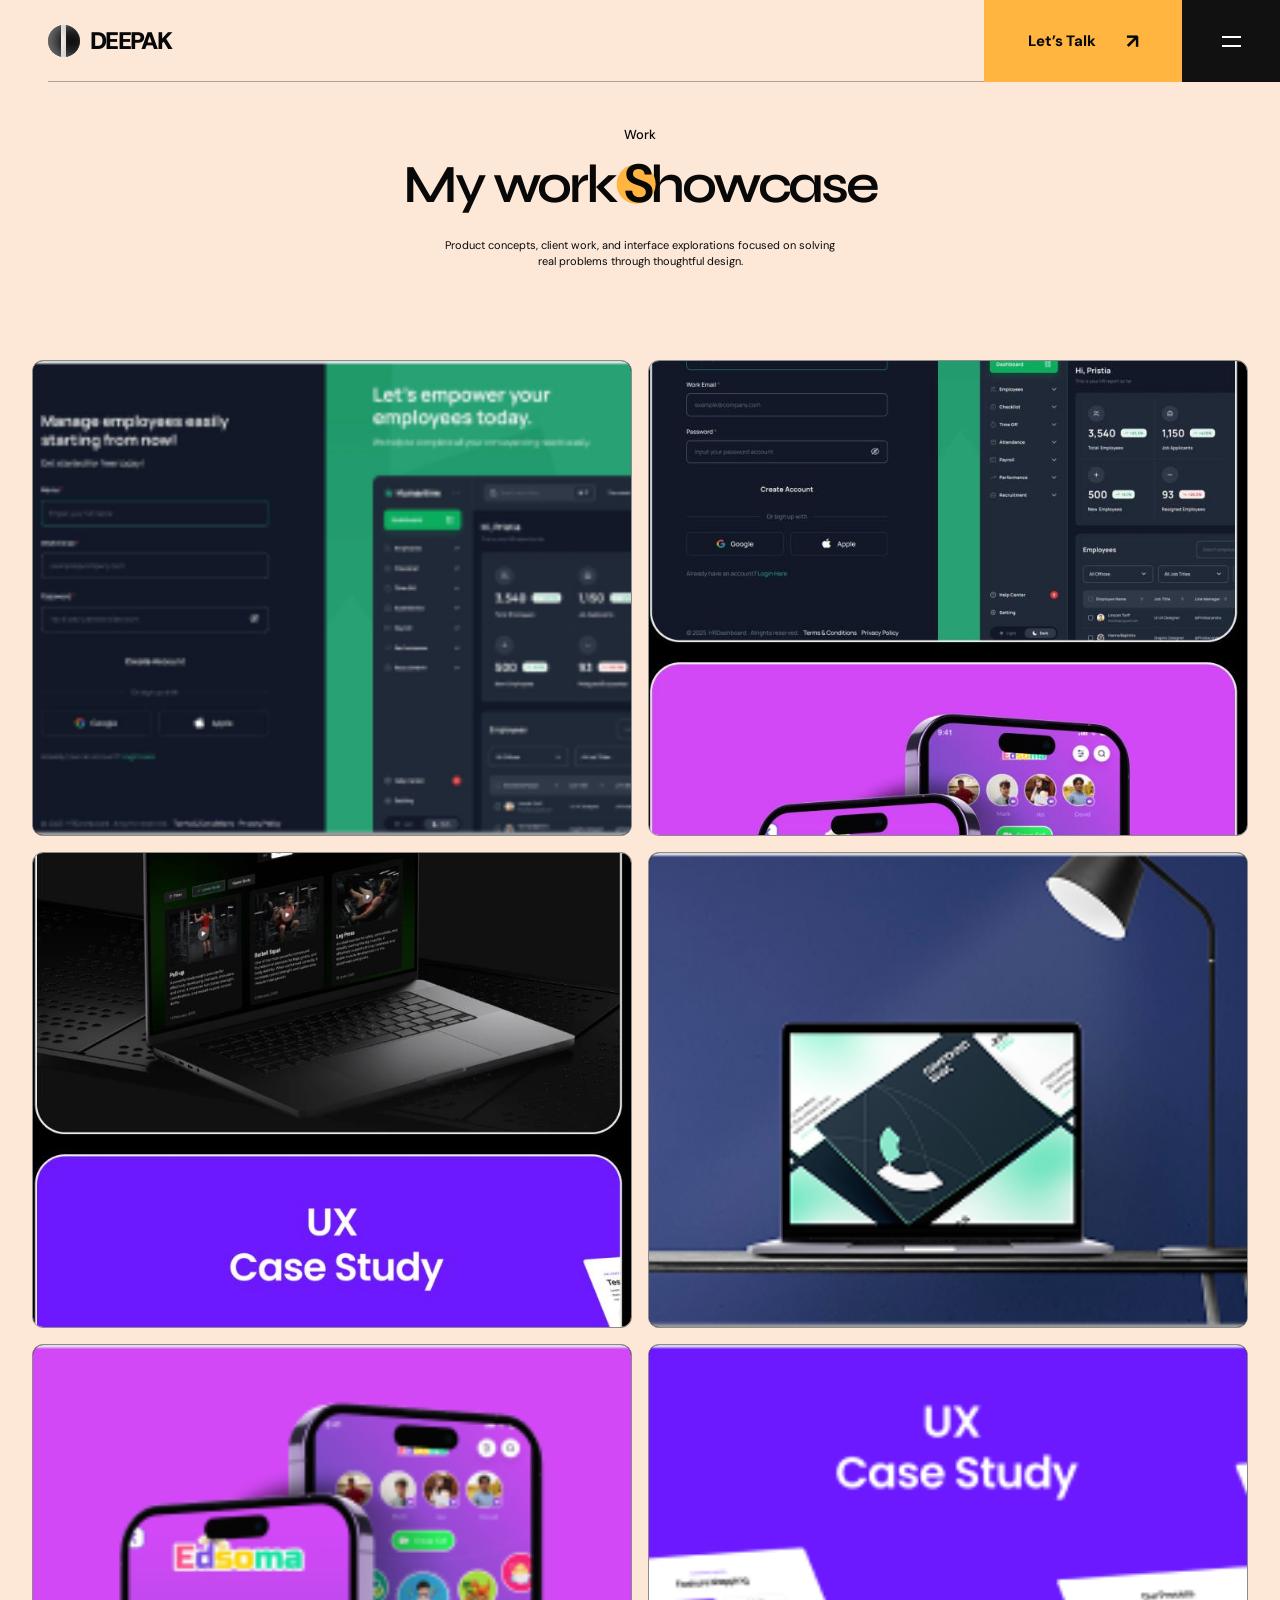
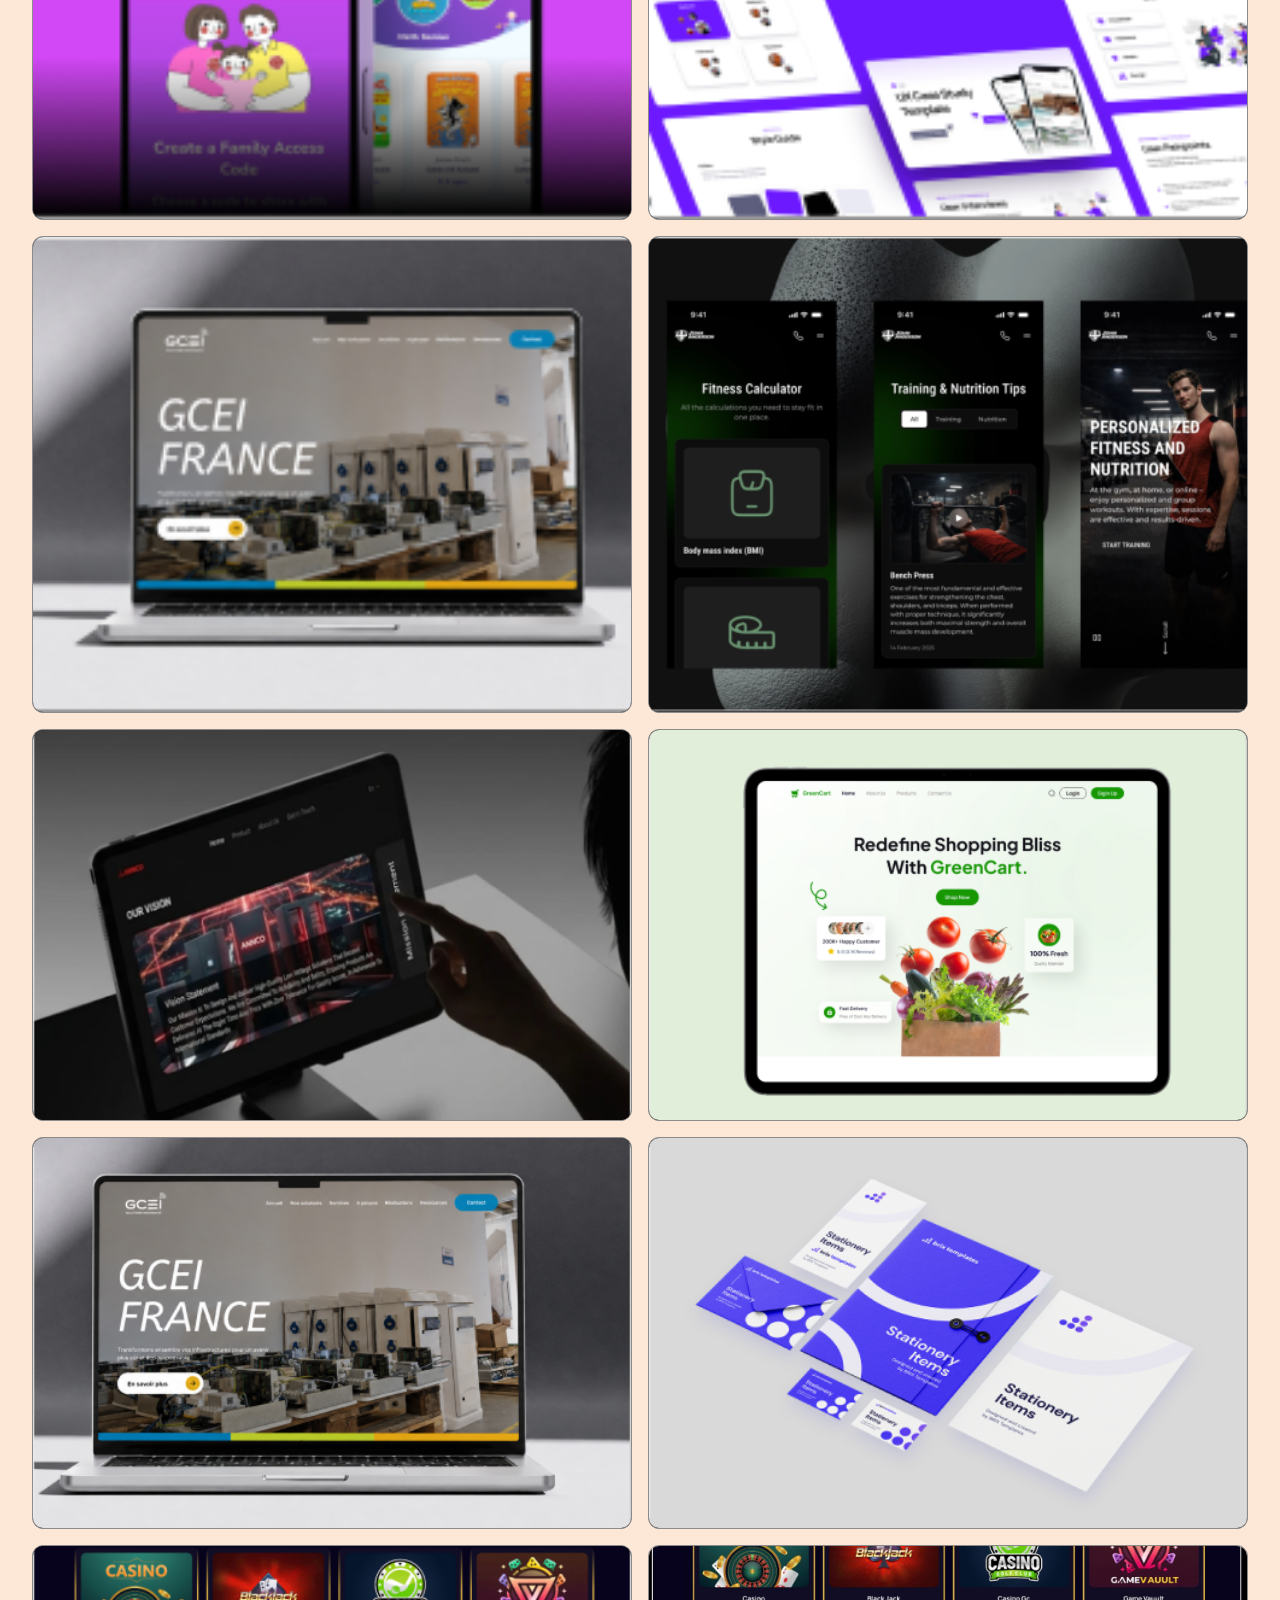
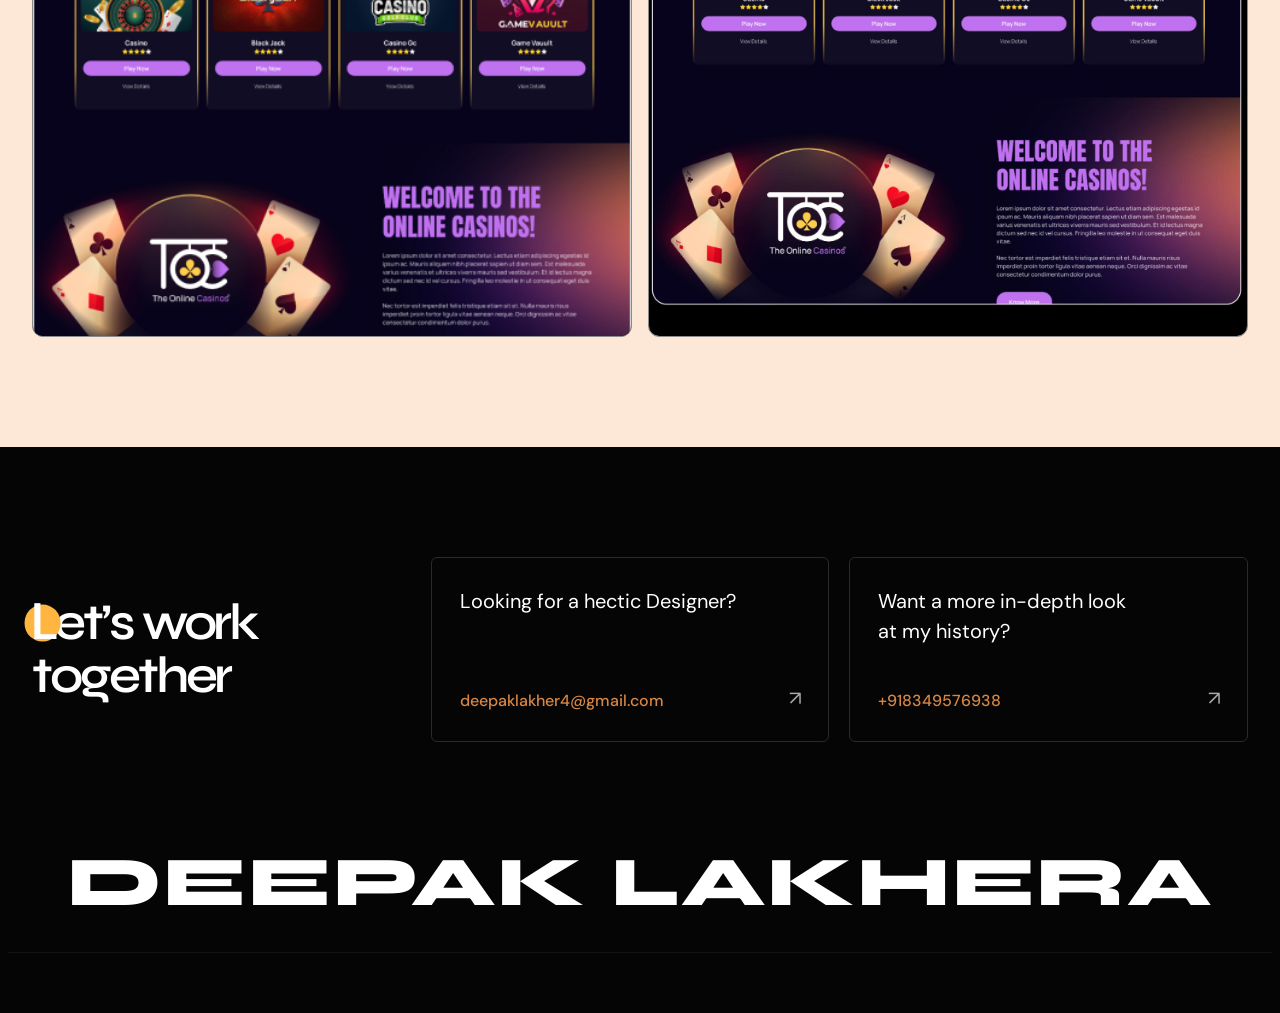
<file: project.html>
<!doctype html>
<html lang="en">
<head>
  <meta charset="UTF-8">
  <meta name="viewport" content="width=device-width, initial-scale=1.0">
  <meta name="description" content="Deepak Lakhera — Product Designer portfolio">
  <title>My Projects</title>
  <link rel="preconnect" href="https://fonts.googleapis.com">
  <link rel="preconnect" href="https://fonts.gstatic.com" crossorigin>
  <link href="https://fonts.googleapis.com/css2?family=Syne:wght@500;600;700;800&display=swap" rel="stylesheet">
  <link href="https://fonts.googleapis.com/css2?family=Poppins:wght@400;500;600;700;800&display=swap" rel="stylesheet">
   <link href="https://assets.calendly.com/assets/external/widget.css" rel="stylesheet">
    <link href="https://cdn.jsdelivr.net/npm/bootstrap@5.3.3/dist/css/bootstrap.min.css" rel="stylesheet">

  <link rel="stylesheet" href="style.css">
</head>
<body>
  <header class="site-header" id="top">
    <a class="brand" href="#top" aria-label="Deepak home">
      <span class="brand-mark"></span>
      <span>DEEPAK</span>
    </a>
    <nav class="desktop-nav" aria-label="Primary navigation">
      <a href="#contact">Let’s Talk <span>↗</span></a>
      <button class="menu-button menu-toggle" type="button" aria-label="Open menu" aria-expanded="false" data-menu-open>
        <span></span><span></span>
      </button>
    </nav>
    <button class="mobile-menu-button menu-toggle" type="button" aria-label="Open menu" aria-expanded="false" data-menu-open>
      <span></span><span></span>
    </button>
    <nav class="mobile-nav" aria-label="Main navigation" aria-hidden="true" data-menu>
      <div class="drawer-head">
        <a class="brand drawer-brand" href="#top" aria-label="Deepak home">
          <span class="brand-mark"></span>
          <span>DEEPAK</span>
        </a>
        <button class="drawer-close" type="button" aria-label="Close menu" data-menu-close>×</button>
      </div>

      <div class="drawer-links">
        <a href="#top">Home <span>↗</span></a>
        <a href="#about">About <span>↗</span></a>
        <a href="#work">Project <span>↗</span></a>
        <a href="#contact">Contact <span>↗</span></a>
      </div>

      <div class="drawer-social">
        <a href="#" aria-label="Behance">Bē</a>
        <a href="#" aria-label="LinkedIn">in</a>
        <a href="#" aria-label="Dribbble">◌</a>
        <a href="#" aria-label="GitHub">GH</a>
      </div>
    </nav>
  </header>

  <main>

    <section class="work section-dark project" id="work-grid">
      <div class="section-shell">
        <div class="center-heading">
          <p class="eyebrow">Work</p>
          <h2>My work <span class="accent-dot">S</span>howcase</h2>
          <p class="heading-copy">Product concepts, client work, and interface explorations focused on solving<br>real problems through thoughtful design.</p>
        </div>

        <div class="work-grid" data-work-gallery>
          <button class="work-gallery-item" type="button" data-work-gallery-item>
            <img src="assets/Project-preview.png" alt="Website project">
            <span><strong>Website Project</strong><small>Open image</small></span>
          </button>
          <button class="work-gallery-item" type="button" data-work-gallery-item>
            <img src="assets/work-02.jpg" alt="Dashboard UI project">
            <span><strong>Dashboard UI</strong><small>Open image</small></span>
          </button>
          <button class="work-gallery-item" type="button" data-work-gallery-item>
            <img src="assets/work-03.jpg" alt="Laptop interface project">
            <span><strong>Laptop Interface</strong><small>Open image</small></span>
          </button>
          <button class="work-gallery-item" type="button" data-work-gallery-item>
            <img src="assets/Project-preview-4.png" alt="Website layout project">
            <span><strong>Website Layout</strong><small>Open image</small></span>
          </button>
          <button class="work-gallery-item" type="button" data-work-gallery-item>
            <img src="assets/Project-preview-5.png" alt="Laptop presentation project">
            <span><strong>Laptop Presentation</strong><small>Open image</small></span>
          </button>
          <button class="work-gallery-item" type="button" data-work-gallery-item>
            <img src="assets/Project-preview-6.png" alt="Mobile app project">
            <span><strong>Mobile App UI</strong><small>Open image</small></span>
          </button>
          <button class="work-gallery-item" type="button" data-work-gallery-item>
            <img src="assets/Project-preview-7.png" alt="UX case study">
            <span><strong>UX Case Study</strong><small>Open image</small></span>
          </button>
          <button class="work-gallery-item" type="button" data-work-gallery-item>
            <img src="assets/Project-preview-8.png" alt="GCEI website project">
            <span><strong>GCEI Website</strong><small>Open image</small></span>
          </button>
          <button class="work-gallery-item work-wide" type="button" data-work-gallery-item>
            <img src="assets/Project-preview-9.png" alt="Fitness mobile application">
            <span><strong>Fitness Mobile App</strong><small>Open image</small></span>
          </button>
          <button class="work-gallery-item work-wide" type="button" data-work-gallery-item>
            <img src="assets/Project-preview-10.png" alt="Tablet interface">
            <span><strong>Tablet Interface</strong><small>Open image</small></span>
          </button>
          <button class="work-gallery-item work-wide" type="button" data-work-gallery-item>
            <img src="assets/Project-preview-11.png" alt="GreenCart website">
            <span><strong>GreenCart Website</strong><small>Open image</small></span>
          </button>
          <button class="work-gallery-item work-wide" type="button" data-work-gallery-item>
            <img src="assets/Project-preview-12.png" alt="GCEI France website">
            <span><strong>GCEI France</strong><small>Open image</small></span>
          </button>
          <button class="work-gallery-item work-wide" type="button" data-work-gallery-item>
            <img src="assets/Project-preview-13.png" alt="Brand identity project">
            <span><strong>Brand Identity</strong><small>Open image</small></span>
          </button>
          <button class="work-gallery-item work-wide" type="button" data-work-gallery-item>
            <img src="assets/work-14.jpg" alt="Casino website">
            <span><strong>Casino Website</strong><small>Open image</small></span>
          </button>
        </div>

       
      </div>
    </section>

    <div class="project-lightbox work-lightbox" data-work-gallery-modal aria-hidden="true">
      <button class="project-lightbox-backdrop" type="button" aria-label="Close work gallery" data-work-gallery-close></button>

      <div class="project-lightbox-dialog" role="dialog" aria-modal="true" aria-label="Work showcase gallery">
        <button class="gallery-close" type="button" aria-label="Close work gallery" data-work-gallery-close>×</button>
        <button class="gallery-nav gallery-prev" type="button" aria-label="Previous work image" data-work-gallery-prev>‹</button>

        <figure class="gallery-frame">
          <img src="assets/work-01.jpg" alt="Website project" data-work-gallery-image>
          <figcaption>
            <strong data-work-gallery-title>Website Project</strong>
            <span data-work-gallery-count>1 / 14</span>
          </figcaption>
        </figure>

        <button class="gallery-nav gallery-next" type="button" aria-label="Next work image" data-work-gallery-next>›</button>
      </div>
    </div>


     <section class="contact section-dark" id="contact">
      <div class="section-shell">
        <div class="contact-grid">
          <h2><span class="accent-dot">L</span>et’s work<br>together</h2>
          <a class="contact-card" href="mailto:deepaklakher4@gmail.com">
            <span>Looking for a hectic Designer?</span>
            <strong>deepaklakher4@gmail.com</strong>
            <i>↗</i>
          </a>
          <a class="contact-card" href="tel:+918349576938">
            <span>Want a more in-depth look<br>at my history?</span>
            <strong>+918349576938</strong>
            <i>↗</i>
          </a>
        </div>
        <a class="footer-name" href="#top">DEEPAK LAKHERA</a>
      </div>
    </section>
  </main>

  <script src="script.js"></script>

</body>
</html>
</file>
<file: style.css>
@import url('https://fonts.googleapis.com/css2?family=DM+Sans:ital,opsz,wght@0,9..40,100..1000;1,9..40,100..1000&family=Syne:wght@400..800&display=swap');
@import url('https://fonts.googleapis.com/css2?family=Syne:wght@400..800&display=swap');
:root {
  --black: #050505;
  --card: #151515;
  --peach: #fde8d8;
  --orange: #ffb53f;
  --muted: #a6a6a6;
  --line: #2a2a2a;
  --white: #fff;
  --shell: 1240px;
}
h1,h2{
    font-family: "Syne", sans-serif !important;
}
p,span,h3,h4,h5,h6,div{
 font-family: "DM Sans", sans-serif !important;
}
* {
  box-sizing: border-box;
}
html,
body {
  overflow-x: hidden;
}
html {
  scroll-behavior: smooth;
}

body {
  margin: 0;
  color: var(--white);
  background: var(--black);
  -webkit-font-smoothing: antialiased;
}

body.menu-open,
body.gallery-open {
  overflow: hidden;
}

a {
  color: inherit;
  text-decoration: none;
   font-family: "DM Sans", sans-serif;
}

img {
  display: block;
  max-width: 100%;
}

button {
  color: inherit;
  font: inherit;
   font-family: "DM Sans", sans-serif;
}

.section-light {
  color: var(--black);
  background: var(--peach);
}

.section-dark {
  color: var(--white);
  background: var(--black);
}

.recent-work-section {
  min-height: 100vh;
  padding: 112px 0 94px;
  color: var(--black);
  background: var(--peach);
}

.recent-work-shell {
  width: min(calc(100% - 72px), 1548px);
  margin-inline: auto;
}

.recent-work-heading {
  text-align: center;
}

.recent-work-heading p {
  margin: 0 0 24px;
  font-size: clamp(18px, 1.5vw, 28px);
  font-weight: 500;
}

.recent-work-heading h1 {
  position: relative;
  z-index: 0;
  margin: 0;
  font-size: clamp(52px, 5.8vw, 104px);
  line-height: .9;
  font-weight: 700;
  letter-spacing: -.07em;
}

.recent-work-heading h1 span {
  position: relative;
  display: inline-grid;
  width: .9em;
  height: .9em;
  margin-inline: -.05em;
  place-items: center;
}

.recent-work-heading h1 span::before {
  position: absolute;
  z-index: -1;
  width: .95em;
  height: .95em;
  content: "";
  border-radius: 50%;
  background: var(--orange);
}

.section-shell {
  width: min(calc(100% - 64px), var(--shell));
  margin-inline: auto;
}

.site-header {
  position: absolute;
  z-index: 50;
  top: 0;
  left: 50%;
  display: flex;
  width: min(calc(100% - 96px), 1810px);
  height: 82px;
  align-items: center;
  justify-content: space-between;
  color: #080808;
  border-bottom: 1px solid rgba(8, 8, 8, .32);
  font-family: "Syne", "Montserrat", Arial, sans-serif;
  transform: translateX(-50%);
}

.brand {
  display: inline-flex;
  align-items: center;
  gap: 10px;
  font-size: 24px;
  font-weight: 900;
  letter-spacing: -.07em;
}

.brand-mark {
  display: inline-block;
  width: 32px;
  height: 32px;
  flex: 0 0 auto;
  border-radius: 50%;
  background:
    linear-gradient(90deg, #080808 0 42%, rgba(255, 255, 255, .8) 42% 56%, #111 56% 100%);
  box-shadow: inset 8px 0 14px rgba(255, 255, 255, .42), inset -9px 0 16px rgba(0, 0, 0, .32);
}

.desktop-nav {
  position: absolute;
  right: -48px;
  top: 0;
  display: flex;
  align-items: center;
  height: 82px;
}

.desktop-nav > a {
  display: inline-flex;
  min-width: 198px;
  height: 82px;
  padding: 0 28px;
  align-items: center;
  justify-content: center;
  gap: 15px;
  background: var(--orange);
  font-size: 0;
  font-weight: 800;
}

.desktop-nav > a::before {
  content: "Let’s Talk";
  font-size: 15px;
}

.desktop-nav > a span {
  font-size: 0;
}

.desktop-nav > a span::before {
  content: "↗";
  font-size: 20px;
}

.menu-button,
.mobile-menu-button {
  display: grid;
  width: 98px;
  height: 82px;
  cursor: pointer;
  border: 0;
  background: #111;
  place-content: center;
  gap: 7px;
}
.mobile-nav:not(.open) {
  width: 0;
  padding-right: 0;
  padding-left: 0;
  overflow: hidden;
}
.menu-button span,
.mobile-menu-button span {
  display: block;
  width: 19px;
  height: 2px;
  background: #fff;
  transition: transform .25s ease, opacity .25s ease;
}

.mobile-menu-button {
  display: none;
}

.mobile-nav {
  position: fixed;
  z-index: 80;
  top: 0;
  right: 0;
  bottom: 0;
  display: flex;
  width: min(460px, 100%);
  max-width: 100%;
  transform: translate3d(100%, 0, 0);
  visibility: hidden;
  opacity: 0;
  color: #fff;
  background: #050505;
  flex-direction: column;
  transition: transform .36s ease, opacity .25s ease, visibility .25s ease;
}

.mobile-nav.open {
  visibility: visible;
  opacity: 1;
  transform: translate3d(0, 0, 0);
}

.drawer-head {
    display: flex;
    min-height: 82px;
    margin: 0 -40px 0px;
    padding-left: 40px;
    align-items: center;
    justify-content: space-between;
    border-bottom: 1px solid #242424;
    background-color: #000000;
}

.drawer-brand {
  color: #fff;
}

.drawer-close {
  display: grid;
  width: 100px;
  height: 82px;
  cursor: pointer;
  color: #fff;
  border: 0;
  background: var(--orange);
  place-items: center;
  font-size: 36px;
  line-height: 1;
}
.drawer-links {
    display: grid;
    gap: 0;
    background-color: #000000;
    padding: 0px 42px 0px 40px;
    position: relative;
    left: -40px;
    width: auto;
    min-width: 550px;
}

.drawer-links a {
  display: flex;
  padding: 18px 0;
  align-items: center;
  justify-content: space-between;
  border-bottom: 1px solid #252525;
  font-size: 22px;
  font-weight: 800;
  letter-spacing: -.04em;
}

.drawer-links span {
  font-size: 22px;
}

.drawer-social {
    display: flex;
    margin-top: auto;
    gap: 18px;
    background-color: #000000;
    padding: 20px 40px 20px 40px;
    position: relative;
    left: -40px;
     width: auto;
    min-width: 550px;
}

.drawer-social a {
  font-size: 20px;
  font-weight: 800;
}

.hero {
  position: relative;
  display: grid;
  min-height: 842px;
  overflow: hidden;
  padding-top: 82px;
  color: #080808;
  grid-template-columns: minmax(0, 1fr) minmax(540px, 1fr);
  align-items: center;
  font-family: "Syne", "Montserrat", Arial, sans-serif;
}

.hero::before {
  position: absolute;
  top: 0;
  right: 0;
  width: 54vw;
  height: 100%;
  content: "";
  /* background: var(--orange);
  clip-path: polygon(30% 0, 100% 0, 100% 100%, 0 100%, 0 48%); */
}

.hero-copy {
  position: relative;
  z-index: 2;
  width: min(650px, calc(100% - 64px));
  margin-left: max(48px, calc((100vw - 1810px) / 2 + 255px));
  padding-top: 42px;
}

.eyebrow {
  margin: 0 0 9px;
  color: var(--orange);
  font-size: 13px;
  font-weight: 500;
}

.eyebrow.dark {
  color: #111;
}

.hero-copy > .eyebrow.dark:not(.hero-eyebrow) {
  display: none;
}

.hero .eyebrow {
  color: #080808;
  font-size: 32px;
  font-weight: 800;
  letter-spacing: -.04em;
}

.hero-eyebrow {
  display: flex;
  margin-bottom: 13px;
  align-items: center;
  gap: 24px;
}

.eyebrow-line {
  display: inline-block;
  width: 65px;
  height: 2px;
  background: rgba(8, 8, 8, .52);
}
.hero h1 {
    margin: 0;
    font-size: clamp(76px, 7.45vw, 115px);
    font-weight: 700;
    letter-spacing: -0.01em;
    line-height: 1em;
    font-family: "Syne", sans-serif !important;
}

.accent-dot {
  position: relative;
  z-index: 1;
  display: inline-block;
}

.accent-dot::before {
  position: absolute;
  z-index: -1;
  top: 50%;
  left: 48%;
  width: .72em;
  height: .72em;
  content: "";
  border-radius: 50%;
  background: var(--orange);
  transform: translate(-50%, -50%);
}

.role {
  margin: 27px 0 30px;
  color: #3b342f;
  font-size: 26px;
  font-weight: 800;
  letter-spacing: -.04em;
}

.actions,
.center-actions {
  display: flex;
  align-items: center;
  gap: 14px;
}

.hero .actions .button:not(.hero-action) {
  display: none;
}

.button {
  display: inline-flex;
  min-height: 58px;
  padding: 0 28px;
  border-radius: 7px;
  align-items: center;
  justify-content: center;
  gap: 18px;
  font-size: 15px;
  font-weight: 800;
  transition: transform .2s ease, background .2s ease, color .2s ease;
}

.button:hover {
  transform: translateY(-2px);
}

.button-dark {
  color: #fff;
  background: #080808;
}

.button-outline-dark {
  border: 1px solid rgba(0, 0, 0, .45);
}

.button-outline-light {
  border: 1px solid #555;
}

.button-accent {
  color: #070707;
  border: 1px solid var(--orange);
  background: var(--orange);
}

.hero-stats {
  display: flex;
  margin-top: 90px;
  align-items: center;
  gap: 17px;
}

.hero-stats strong {
  margin-right: 0;
  font-size: 39px;
  font-weight: 900;
  letter-spacing: -.04em;
}

.hero-stats > span {
  color: #514842;
  font-size: 17px;
  font-weight: 500;
}

.hero-stats i {
  width: 1px;
  height: 16px;
  margin-inline: 18px 8px;
  background: rgba(8, 8, 8, .36);
}

.hero-stats a {
  color: #121212;
  font-size: 20px;
  font-weight: 900;
}

.hero-stats a:first-of-type {
  font-size: 0;
}

.hero-stats a:first-of-type::before {
  content: "Bē";
  font-size: 20px;
}

.hero-art {
  position: absolute;
  z-index: 1;
  top: 0px;
  right: 0;
  width: min(55vw, 940px);
  height: calc(100% - 82px);
  overflow: hidden;
  pointer-events: none;
}

.hero-art img {
  width: 100%;
  height: 100%;
  object-fit: contain;
  object-position: right bottom;
}


.services {
  padding: 125px 0 90px;
}

.services h2,
.about h2,
.recent h2,
.work h2,
.contact h2 {
  margin: 0;
  font-size: clamp(40px, 4.2vw, 67px);
  font-weight: 600;
  letter-spacing: -.06em;
  line-height: 1.03;
}

.services-layout {
  display: grid;
  margin-top: 45px;
  grid-template-columns: 1.58fr .95fr;
  gap: 14px;
}

.service-grid {
  display: grid;
  grid-template-columns: repeat(3, 1fr);
  gap: 14px;
}

.service-card {
  position: relative;
  min-height: 178px;
  padding: 24px;
  border: 1px solid #292929;
  border-radius: 5px;
  background: var(--card);
}

.service-icon {
  display: grid;
  width: 32px;
  height: 32px;
  color: #111;
  border-radius: 50%;
  background: #fff;
  place-items: center;
  font-size: 16px;
}

.service-card h3 {
  margin: 35px 0 0;
  font-size: 15px;
  font-weight: 500;
  line-height: 1.3;
}

.corner-arrow {
  position: absolute;
  right: 20px;
  bottom: 19px;
  color: #888;
}

.hello-card {
  display: flex;
  min-height: 370px;
  padding: 38px 35px 31px;
  color: #0d0d0d;
  border-radius: 5px;
  background: #fff;
  flex-direction: column;
  justify-content: space-between;
}

.hello-card .big-arrow {
  align-self: flex-end;
  color: var(--orange);
  font-size: 78px;
  font-weight: 200;
  line-height: 1;
}

.hello-card small {
  display: block;
  margin-bottom: 9px;
  color: var(--orange);
  font-size: 10px;
}

.hello-card strong {
  font-size: 15px;
  font-weight: 600;
}

.about {
  padding: 75px 0 100px;
}

.about-row {
  display: grid;
  min-height: 610px;
  grid-template-columns: .95fr 1.25fr;
  align-items: center;
  gap: 100px;
}

.about-visual img {
  width: 100%;
}

.about-copy p:not(.eyebrow) {
  max-width: 670px;
  margin: 34px 0 34px;
  color: #8e8e8e;
  font-size: 13px;
  line-height: 1.8;
}

.resume-row {
  display: grid;
  margin-top: 115px;
  grid-template-columns: .95fr 1.25fr;
  align-items: center;
  gap: 100px;
}

.meeting-card img {
  width: 100%;
  margin-top: 24px;
  border-radius: 4px;
}

.bio h3 {
  margin: 0 0 40px;
  font-size: 31px;
  font-weight: 500;
}

.bio > p {
  max-width: 650px;
  margin-bottom: 40px;
  color: #7e7e7e;
  font-size: 13px;
  line-height: 1.7;
}

.bio dl {
  margin: 0;
}

.bio dl > div {
  display: grid;
  padding: 7px 0;
  grid-template-columns: 150px 1fr;
}

.bio dt {
  color: #9b9b9b;
  font-size: 13px;
}

.bio dd {
  margin: 0;
  font-size: 18px;
  font-weight: 600;
}

.recent {
  padding: 120px 0 100px;
}

.center-heading {
  text-align: center;
}

.center-heading .eyebrow {
  margin-bottom: 12px;
}

.recent-slider {
  --slider-gap: 38px;
  position: relative;
  display: grid;
  margin-top: 65px;
  grid-template-columns: 52px minmax(0, 1fr) 52px;
  align-items: center;
  gap: 18px;
}

.recent-work-section .recent-slider {
  --slider-gap: 52px;
  margin-top: 112px;
  grid-template-columns: 56px minmax(0, 1fr) 56px;
  gap: 22px;
}

.recent-viewport {
  overflow: hidden;
  padding: 2px;
}

.recent-track {
  display: flex;
  gap: var(--slider-gap);
  transition: transform .45s cubic-bezier(.22, 1, .36, 1);
  will-change: transform;
}

.recent-slide {
  flex: 0 0 calc((100% - var(--slider-gap)) / 2);
}

.recent-card {
  position: relative;
  display: block;
  width: 100%;
  overflow: hidden;
  padding: 0;
  cursor: pointer;
  color: #fff;
  border: 0;
  border-radius: 18px;
  background: #070707;
  box-shadow: 0 22px 55px rgba(28, 18, 10, .08);
}

.recent-work-section .recent-card {
  border-radius: 28px;
  box-shadow: 0 24px 70px rgba(28, 18, 10, .08);
}

.recent-card img {
  width: 100%;
  aspect-ratio: 1.56;
  object-fit: cover;
  transition: transform .45s ease, filter .45s ease;
}

.recent-work-section .recent-card img {
  aspect-ratio: 1.67;
}

.recent-card::after {
  position: absolute;
  inset: 0;
  content: "";
  opacity: 0;
  background: linear-gradient(180deg, rgba(0, 0, 0, 0) 45%, rgba(0, 0, 0, .76));
  transition: opacity .35s ease;
}

.recent-card-caption {
  position: absolute;
  z-index: 1;
  left: 26px;
  right: 26px;
  bottom: 24px;
  display: flex;
  opacity: 0;
  transform: translateY(12px);
  align-items: end;
  justify-content: space-between;
  gap: 18px;
  transition: opacity .35s ease, transform .35s ease;
}

.recent-card-caption span {
  font-size: 22px;
  font-weight: 800;
}

.recent-work-section .recent-card-caption span {
  font-size: clamp(18px, 1.45vw, 28px);
}

.recent-card-caption small {
  color: var(--orange);
  font-size: 12px;
  font-weight: 700;
  letter-spacing: .02em;
  text-transform: uppercase;
  white-space: nowrap;
}

.recent-card:hover img,
.recent-card:focus-visible img,
.work-gallery-item:hover img,
.work-gallery-item:focus-visible img,
.work-grid a:hover img {
  transform: scale(1.035);
  filter: brightness(.82);
}

.recent-card:hover::after,
.recent-card:focus-visible::after,
.recent-card:hover .recent-card-caption,
.recent-card:focus-visible .recent-card-caption {
  opacity: 1;
  transform: translateY(0);
}

.slider-arrow {
  display: grid;
  width: 52px;
  height: 52px;
  cursor: pointer;
  color: #0a0a0a;
  border: 1px solid rgba(5, 5, 5, .14);
  border-radius: 50%;
  background: rgba(255, 255, 255, .58);
  box-shadow: 0 14px 34px rgba(28, 18, 10, .08);
  place-items: center;
  font-size: 32px;
  line-height: 1;
  transition: background .25s ease, color .25s ease, transform .25s ease;
}

.recent-work-section .slider-arrow {
  width: 56px;
  height: 56px;
  font-size: 36px;
}

.slider-arrow:hover,
.slider-arrow:focus-visible {
  color: #fff;
  background: #090909;
  transform: translateY(-2px);
}

.slider-dots {
  display: flex;
  margin-top: 28px;
  justify-content: center;
  gap: 10px;
}

.recent-work-section .slider-dots {
  margin-top: 34px;
}

.slider-dots button {
  width: 9px;
  height: 9px;
  padding: 0;
  cursor: pointer;
  border: 0;
  border-radius: 999px;
  background: rgba(5, 5, 5, .24);
  transition: width .25s ease, background .25s ease;
}

.slider-dots button.active {
  width: 28px;
  background: var(--orange);
}

.wide-link,
.view-all-button {
  display: flex;
  width: fit-content;
  min-height: 58px;
  margin: 55px auto 0;
  padding: 0 30px;
  cursor: pointer;
  color: #fff;
  border: 0;
  border-radius: 6px;
  background: #0b0b0b;
  align-items: center;
  justify-content: center;
  gap: 20px;
  font-size: 14px;
  font-weight: 700;
  line-height: 1.15;
  text-align: left;
  transition: transform .25s ease, background .25s ease;
}

.wide-link:hover,
.wide-link:focus-visible,
.view-all-button:hover,
.view-all-button:focus-visible {
  background: #1b1b1b;
  transform: translateY(-2px);
}

.wide-link span:last-child {
  font-size: 0;
}

.wide-link span:last-child::before {
  content: "↗";
  font-size: 18px;
}

.view-all-button span:last-child {
  font-size: 18px;
}

.recent-work-section .view-all-button {
  min-height: 64px;
  margin-top: 62px;
  font-size: 15px;
}

.project-lightbox {
  position: fixed;
  z-index: 200;
  inset: 0;
  display: grid;
  visibility: hidden;
  padding: 34px;
  opacity: 0;
  place-items: center;
  transition: opacity .25s ease, visibility .25s ease;
}

.project-lightbox.open {
  visibility: visible;
  opacity: 1;
}

.project-lightbox-backdrop {
  position: absolute;
  inset: 0;
  cursor: zoom-out;
  border: 0;
  background: rgba(0, 0, 0, .82);
  backdrop-filter: blur(10px);
}

.project-lightbox-dialog {
  position: relative;
  z-index: 1;
  width: min(1120px, 100%);
  color: #fff;
}

.gallery-frame {
  overflow: hidden;
  margin: 0;
  border: 1px solid rgba(255, 255, 255, .16);
  border-radius: 22px;
  background: #080808;
  box-shadow: 0 28px 90px rgba(0, 0, 0, .42);
}

.gallery-frame img {
  width: 100%;
  max-height: min(74vh, 780px);
  object-fit: contain;
  background: #090909;
}

.gallery-frame figcaption {
  display: flex;
  min-height: 68px;
  padding: 18px 24px;
  align-items: center;
  justify-content: space-between;
  gap: 18px;
  border-top: 1px solid rgba(255, 255, 255, .12);
}

.gallery-frame strong {
  font-size: 20px;
}

.gallery-frame span {
  color: #bdbdbd;
  font-size: 13px;
  font-weight: 700;
}

.gallery-close,
.gallery-nav {
  position: absolute;
  z-index: 2;
  display: grid;
  cursor: pointer;
  color: #fff;
  border: 1px solid rgba(255, 255, 255, .16);
  border-radius: 50%;
  background: rgba(7, 7, 7, .72);
  place-items: center;
  transition: transform .25s ease, background .25s ease;
}

.gallery-close {
  top: -18px;
  right: -18px;
  width: 46px;
  height: 46px;
  font-size: 28px;
}

.gallery-nav {
  top: 50%;
  width: 54px;
  height: 54px;
  font-size: 36px;
  transform: translateY(-50%);
}

.gallery-prev {
  left: -27px;
}

.gallery-next {
  right: -27px;
}

.gallery-close:hover,
.gallery-nav:hover,
.gallery-close:focus-visible,
.gallery-nav:focus-visible {
  background: var(--orange);
  transform: translateY(-50%) scale(1.04);
}

.gallery-close:hover,
.gallery-close:focus-visible {
  transform: scale(1.04);
}

.work {
  padding: 125px 0 110px;
}

.heading-copy {
  margin: 25px 0 0;
  color: #d0d0d0;
  font-size: 11px;
  line-height: 1.5;
}

.work-grid {
  display: grid;
  margin-top: 90px;
  grid-template-columns: repeat(4, 1fr);
  gap: 8px;
}

.work-gallery-item,
.work-grid a {
  position: relative;
  display: block;
  width: 100%;
  overflow: hidden;
  padding: 0;
  cursor: pointer;
  color: #fff;
  border: 1px solid #8b8b8b;
  border-radius: 11px;
  background: #101010;
}

.work-gallery-item:not(.work-wide),
.work-grid a:not(.work-wide) {
  aspect-ratio: 1.26;
}

.work-gallery-item.work-wide,
.work-grid a.work-wide {
  aspect-ratio: 1.53;
  grid-column: span 2;
}

.work-grid img {
  width: 100%;
  height: 100%;
  object-fit: cover;
  transition: transform .4s ease;
}

.work-gallery-item::after {
  position: absolute;
  inset: 0;
  content: "";
  opacity: 0;
  background: linear-gradient(180deg, rgba(0, 0, 0, 0) 42%, rgba(0, 0, 0, .82));
  transition: opacity .3s ease;
}

.work-gallery-item > span {
  position: absolute;
  z-index: 1;
  left: 18px;
  right: 18px;
  bottom: 16px;
  display: flex;
  opacity: 0;
  transform: translateY(10px);
  align-items: end;
  justify-content: space-between;
  gap: 14px;
  text-align: left;
  transition: opacity .3s ease, transform .3s ease;
}

.work-gallery-item strong {
  font-size: 15px;
  font-weight: 800;
}

.work-gallery-item small {
  color: var(--orange);
  font-size: 10px;
  font-weight: 800;
  letter-spacing: .04em;
  text-transform: uppercase;
  white-space: nowrap;
}

.work-gallery-item:hover::after,
.work-gallery-item:focus-visible::after,
.work-gallery-item:hover > span,
.work-gallery-item:focus-visible > span {
  opacity: 1;
  transform: translateY(0);
}

.center-actions {
  margin-top: 76px;
  justify-content: center;
}

.contact {
  padding: 110px 0 45px;
}

.contact-grid {
  display: grid;
  grid-template-columns: .95fr 1fr 1fr;
  align-items: stretch;
  gap: 20px;
}

.contact-grid h2 {
  align-self: center;
  font-size: clamp(42px, 4vw, 65px);
}

.contact-card {
  position: relative;
  display: flex;
  min-height: 185px;
  padding: 28px;
  border: 1px solid var(--line);
  border-radius: 6px;
  flex-direction: column;
  justify-content: space-between;
  font-size: 20px;
}
.contact-card strong {
    color: #d88643;
    font-size: 16px;
    font-weight: 500;
}

.contact-card i {
  position: absolute;
  right: 26px;
  bottom: 28px;
  color: #aaa;
  font-style: normal;
}

.footer-name {
    display: block;
    margin: 105px 0 15px;
    padding-bottom: 35px;
    border-bottom: 1px solid #131313;
    font-size: clamp(48px, 7.2vw, 70px);
    font-weight: 900;
    letter-spacing: .02em;
    line-height: 1;
    text-align: center;
    transform: scaleX(1.04);
}
a.footer-name{
  font-family: "Syne", sans-serif !important;
}
.reveal {
  opacity: 0;
  transform: translateY(25px);
  transition: opacity .7s ease, transform .7s ease;
}

.reveal.visible {
  opacity: 1;
  transform: translateY(0);
}

@media (max-width: 1024px) {
  .recent-work-section {
    padding: 92px 0 80px;
  }

  .section-shell {
    width: min(calc(100% - 48px), var(--shell));
  }

  .hero {
    min-height: 760px;
    grid-template-columns: 1fr 1fr;
  }

  .hero-copy {
    width: min(560px, calc(100% - 42px));
    margin-left: 42px;
  }

  .hero h1 {
    font-size: clamp(72px, 9vw, 105px);
  }

  .hero-art {
    width: 58%;
  }

  .hero-art img {
    object-position: right bottom;
  }

  .contact-badge {
    width: 112px;
    height: 112px;
    right: 58px;
    bottom: 58px;
  }

  .services-layout {
    grid-template-columns: 1fr;
  }

  .hello-card {
    min-height: 220px;
  }

  .about-row,
  .resume-row {
    gap: 55px;
  }

  .recent-slider {
    --slider-gap: 26px;
    grid-template-columns: 46px minmax(0, 1fr) 46px;
    gap: 12px;
  }

  .recent-work-section .recent-slider {
    --slider-gap: 28px;
    margin-top: 76px;
    grid-template-columns: 48px minmax(0, 1fr) 48px;
  }

  .slider-arrow {
    width: 46px;
    height: 46px;
  }

  .recent-work-section .slider-arrow {
    width: 48px;
    height: 48px;
  }
}

@media (max-width: 768px) {
  .recent-work-shell {
    width: min(calc(100% - 36px), 1548px);
  }

  .recent-work-heading p {
    margin-bottom: 14px;
  }

  .recent-work-heading h1 {
    font-size: clamp(42px, 12vw, 64px);
  }

  .section-shell {
    width: min(calc(100% - 36px), var(--shell));
  }

  .site-header {
    position: absolute;
    width: calc(100% - 36px);
    height: 72px;
  }

  .desktop-nav {
    display: none;
  }

  .mobile-menu-button {
    display: grid;
    width: 64px;
    height: 72px;
    border-radius: 0;
  }

  .mobile-menu-button.active span:first-child {
    transform: translateY(3.5px) rotate(45deg);
  }

  .mobile-menu-button.active span:last-child {
    transform: translateY(-3.5px) rotate(-45deg);
  }

.mobile-nav {
    position: fixed;
    z-index: 80;
    top: 0;
    right: auto;
    bottom: 0;
    left: 100%;
    display: flex;
    visibility: hidden;
    width: min(460px, 100%);
    max-width: 100%;
    padding: 0 28px 32px;
    opacity: 0;
    color: #fff;
    background: #050505;
    flex-direction: column;
    gap: 0;
    overflow: hidden;
    transform: none;
    transition: left .36s ease, opacity .25s ease, visibility .25s ease;
  }

.mobile-nav.open {
    left: max(0px, calc(100% - 460px));
    visibility: visible;
    opacity: 1;
  }
    .mobile-nav:not(.open) {
    width: 0;
    padding-left: 0;
    padding-right: 0;
  }

  .mobile-nav a {
    color: #fff;
  }

.drawer-head {
    min-height: 72px;
    margin: 0 -30px 0px;
    padding-left: 28px;
}
  .drawer-close {
    width: 82px;
    height: 72px;
  }
.drawer-links {

    padding: 0px 15px 0px 27px;
    position: relative;
    left: -30px;
    width: auto;
    min-width: 288px;
}

  .mobile-nav .drawer-brand {
    padding: 0;
    border: 0;
    font-size: 24px;
  }

  .mobile-nav .drawer-links a {
    padding: 16px 0;
    border-bottom: 1px solid #252525;
    font-size: 21px;
    font-weight: 800;
  }

  .mobile-nav .drawer-social a {
    padding: 0;
    border: 0;
    font-size: 18px;
    font-weight: 800;
  }

.hero {
    display: flex;
    min-height: auto;
    padding: 0px 18px 40px;
    flex-direction: column;
}
  .hero::before {
    top: auto;
    bottom: 0;
    width: 100%;
    height: 47%;
    clip-path: polygon(0 20%, 100% 0, 100% 100%, 0 100%);
  }

 .hero-copy {
    width: 100%;
    margin: 0;
    padding: 0;
    order: 1;
}

  .hero .eyebrow {
    font-size: 22px;
  }

  .hero-eyebrow {
    gap: 14px;
  }

  .eyebrow-line {
    width: 45px;
  }

  .hero h1 {
    font-size: clamp(60px, 16vw, 92px);
    line-height: .82;
  }

  .role {
    margin-top: 20px;
    font-size: 18px;
  }

  .hero-stats {
    margin-top: 48px;
  }

  .hero-stats strong {
    font-size: 30px;
  }

  .hero-art {
    position: relative;
    right: auto;
    top: auto;
    width: calc(100% + 36px);
    height: 510px;
    margin: 42px -18px 0;
  }

  .hero-art img {
    object-position: 55% center;
  }

  .services,
  .recent,
  .work,
  .contact {
    padding-top: 85px;
  }

  .services h2,
  .about h2,
  .recent h2,
  .work h2,
  .contact h2 {
    font-size: clamp(36px, 10vw, 54px);
  }

  .service-grid {
    grid-template-columns: repeat(2, 1fr);
  }

  .service-card {
    min-height: 155px;
    padding: 18px;
  }

  .service-card h3 {
    margin-top: 25px;
    font-size: 13px;
  }

  .hello-card {
    min-height: 250px;
  }

  .about {
    padding: 55px 0 95px;
  }

  .about-row,
  .resume-row {
    grid-template-columns: 1fr;
    gap: 45px;
  }

  .about-copy {
    order: -1;
  }

  .about-visual {
    width: min(100%, 520px);
    margin-inline: auto;
  }

  .resume-row {
    margin-top: 105px;
  }

  .meeting-card {
    width: min(100%, 520px);
  }

  .bio dl > div {
    grid-template-columns: 120px 1fr;
  }

  .bio dd {
    font-size: 15px;
  }

  .recent-slider {
    --slider-gap: 20px;
    margin-top: 45px;
    grid-template-columns: 1fr;
  }

  .recent-work-section .recent-slider {
    margin-top: 48px;
  }

  .recent-slide {
    flex-basis: 100%;
  }

  .recent-card-caption {
    left: 18px;
    right: 18px;
    bottom: 18px;
    opacity: 1;
    transform: none;
  }

  .recent-card::after {
    opacity: 1;
  }

  .slider-arrow {
    position: absolute;
    z-index: 2;
    top: 50%;
    width: 42px;
    height: 42px;
    color: #fff;
    background: rgba(5, 5, 5, .68);
    transform: translateY(-50%);
  }

  .slider-arrow-prev {
    left: 12px;
  }

  .slider-arrow-next {
    right: 12px;
  }

  .slider-arrow:hover,
  .slider-arrow:focus-visible {
    transform: translateY(-50%) scale(1.04);
  }

  .project-lightbox {
    padding: 18px;
  }

  .gallery-nav {
    top: auto;
    bottom: -72px;
    transform: none;
  }

  .gallery-prev {
    left: calc(50% - 64px);
  }

  .gallery-next {
    right: calc(50% - 64px);
  }

  .gallery-nav:hover,
  .gallery-nav:focus-visible {
    transform: scale(1.04);
  }

  .recent-work-section .view-all-button {
    min-height: 56px;
    margin-top: 44px;
    padding-inline: 24px;
    font-size: 13px;
  }

  .work-grid {
    margin-top: 60px;
    grid-template-columns: repeat(2, 1fr);
  }

  .work-gallery-item.work-wide,
  .work-grid a.work-wide {
    grid-column: span 2;
  }

  .work-gallery-item::after,
  .work-gallery-item > span {
    opacity: 1;
    transform: translateY(0);
  }

  .work-gallery-item strong {
    font-size: 13px;
  }

  .work-gallery-item small {
    font-size: 9px;
  }

  .contact-grid {
    grid-template-columns: 1fr 1fr;
  }

  .contact-grid h2 {
    grid-column: 1 / -1;
    margin-bottom: 25px;
  }

  .footer-name {
    margin-top: 80px;
    font-size: clamp(37px, 8vw, 66px);
  }
}

@media (max-width: 480px) {
  .recent-work-section {
    padding-top: 70px;
  }

  .recent-work-shell {
    width: min(calc(100% - 28px), 1548px);
  }

  .hero-art {
    height: 390px;
  }

  .actions {
    gap: 8px;
  }

  .button {
    padding-inline: 14px;
    gap: 12px;
  }

  .hero-stats {
    flex-wrap: wrap;
  }

  .hero-stats > span {
    margin-right: 40px;
  }

  .service-grid {
    gap: 8px;
  }

  .services-layout {
    gap: 8px;
  }

  .hello-card {
    min-height: 210px;
    padding: 25px;
  }

  .hello-card .big-arrow {
    font-size: 55px;
  }

  .hello-card strong {
    font-size: 12px;
  }

  .bio h3 {
    font-size: 26px;
  }

  .bio dl > div {
    grid-template-columns: 104px 1fr;
  }

  .bio dt,
  .bio dd {
    font-size: 12px;
  }

  .heading-copy br {
    display: none;
  }

  .work-grid {
    grid-template-columns: 1fr;
    gap: 6px;
  }

  .work-gallery-item.work-wide,
  .work-grid a.work-wide {
    grid-column: auto;
  }

  .work-gallery-item,
  .work-grid a {
    border-radius: 7px;
  }

  .work-gallery-item > span {
    left: 12px;
    right: 12px;
    bottom: 12px;
    align-items: flex-start;
    flex-direction: column;
    gap: 4px;
  }

  .center-actions {
    gap: 8px;
  }

  .contact-grid {
    grid-template-columns: 1fr;
  }

  .contact-grid h2 {
    grid-column: auto;
  }

  .contact-card {
    min-height: 160px;
  }

  .wide-link {
    min-height: 54px;
    padding-inline: 22px;
    font-size: 12px;
  }

  .recent-card {
    border-radius: 12px;
  }

  .recent-card-caption span {
    font-size: 16px;
  }

  .recent-card-caption small {
    font-size: 10px;
  }

  .gallery-frame {
    border-radius: 14px;
  }

  .gallery-frame figcaption {
    padding: 14px 16px;
    align-items: flex-start;
    flex-direction: column;
  }

  .gallery-frame strong {
    font-size: 16px;
  }
}

/* Standalone Perez-style hero/header section */
.hero-header {
  position: absolute;
  z-index: 50;
  top: 0;
  left: 50%;
  display: flex;
  width: min(calc(100% - 96px), 1810px);
  height: 82px;
  align-items: center;
  justify-content: space-between;
  color: #080808;
  border-bottom: 1px solid rgba(8, 8, 8, .34);
  transform: translateX(-50%);
}

.hero-logo {
  display: inline-flex;
  align-items: center;
  gap: 10px;
  font-family: "Syne", "Montserrat", Arial, sans-serif;
  font-size: 25px;
  font-weight: 800;
  letter-spacing: -.08em;
}

.hero-logo-mark {
  display: inline-block;
  width: 32px;
  height: 32px;
  flex: 0 0 auto;
  border-radius: 50%;
  background:
    linear-gradient(90deg, #080808 0 43%, rgba(255, 255, 255, .86) 43% 56%, #111 56% 100%);
  box-shadow: inset 8px 0 14px rgba(255, 255, 255, .45), inset -9px 0 16px rgba(0, 0, 0, .32);
}

.hero-header-actions {
  position: absolute;
  top: 0;
  right: -48px;
  display: flex;
  height: 82px;
  align-items: center;
}

.hero-talk-link {
  display: inline-flex;
  width: 198px;
  height: 82px;
  align-items: center;
  justify-content: center;
  gap: 15px;
  color: #080808;
  background: var(--orange);
  font-family: "Syne", "Montserrat", Arial, sans-serif;
  font-size: 15px;
  font-weight: 800;
}

.hero-talk-link span {
  font-size: 20px;
}

.hero-menu-button {
  display: grid;
  width: 98px;
  height: 82px;
  padding: 0;
  cursor: pointer;
  border: 0;
  background: #111;
  place-content: center;
  gap: 7px;
}

.hero-menu-button span {
  display: block;
  width: 19px;
  height: 2px;
  background: #fff;
}

.hero-menu {
  position: fixed;
  z-index: 100;
  top: 0;
  right: 0;
  bottom: 0;
  display: flex;
  width: min(460px, 100vw);
  visibility: hidden;
  padding: 0 40px 40px;
  opacity: 0;
  color: #fff;
  background: #050505;
  flex-direction: column;
  transform: translateX(100%);
  transition: transform .36s ease, opacity .25s ease, visibility .25s ease;
}

.hero-menu.open {
  visibility: visible;
  opacity: 1;
  transform: translateX(0);
}

.hero-menu-head {
  display: flex;
  min-height: 82px;
  margin: 0 -40px 88px;
  padding-left: 40px;
  align-items: center;
  justify-content: space-between;
  border-bottom: 1px solid #242424;
}

.hero-menu-logo {
  color: #fff;
}

.hero-menu-close {
  display: grid;
  width: 100px;
  height: 82px;
  padding: 0;
  cursor: pointer;
  color: #fff;
  border: 0;
  background: var(--orange);
  place-items: center;
  font-size: 36px;
  line-height: 1;
}

.hero-menu-links {
  display: grid;
}

.hero-menu-links a {
  display: flex;
  padding: 18px 0;
  align-items: center;
  justify-content: space-between;
  border-bottom: 1px solid #252525;
  font-family: "Syne", "Montserrat", Arial, sans-serif;
  font-size: 22px;
  font-weight: 800;
  letter-spacing: -.04em;
}

.hero-menu-links span {
  font-size: 22px;
}

.hero-menu-social {
  display: flex;
  margin-top: auto;
  gap: 18px;
}

.hero-menu-social a {
  font-size: 20px;
  font-weight: 800;
}

.hero-perez {
  position: relative;
  display: grid;
  min-height: 842px;
  overflow: hidden;
  padding-top: 82px;
  color: #080808;
  background: var(--peach);
  grid-template-columns: minmax(0, 1fr) minmax(540px, 1fr);
  align-items: center;
  font-family: "Syne", "Montserrat", Arial, sans-serif;
}

.hero-perez::before {
  position: absolute;
  top: 0;
  right: 0;
  width: 54vw;
  height: 100%;
  content: "";
  background: var(--orange);
  clip-path: polygon(30% 0, 100% 0, 100% 100%, 0 100%, 0 48%);
}

.hero-perez .hero-copy {
  position: relative;
  z-index: 2;
  width: min(650px, calc(100% - 64px));
  margin-left: max(48px, calc((100vw - 1810px) / 2 + 255px));
  padding-top: 42px;
}

.hero-kicker {
  display: flex;
  margin: 0 0 13px;
  align-items: center;
  gap: 24px;
  color: #080808;
  font-size: 32px;
  font-weight: 800;
  letter-spacing: -.04em;
}

.hero-kicker span {
  display: inline-block;
  width: 65px;
  height: 2px;
  background: rgba(8, 8, 8, .52);
}

.hero-perez .hero-copy h1 {
  margin: 0;
  font-size: clamp(76px, 7.45vw, 140px);
  font-weight: 800;
  letter-spacing: -.08em;
  line-height: .78;
}

.hero-perez .hero-copy h1 span {
  position: relative;
  z-index: 1;
  display: inline-block;
}

.hero-perez .hero-copy h1 span::before {
  position: absolute;
  z-index: -1;
  top: 50%;
  left: 48%;
  width: .72em;
  height: .72em;
  content: "";
  border-radius: 50%;
  background: var(--orange);
  transform: translate(-50%, -50%);
}

.hero-role {
  margin: 27px 0 30px;
  color: #3b342f;
  font-size: 26px;
  font-weight: 800;
  letter-spacing: -.04em;
}

.hero-buttons {
  display: flex;
  align-items: center;
  gap: 10px;
}

.hero-btn {
  display: inline-flex;
  min-height: 58px;
  padding: 0 28px;
  border-radius: 7px;
  align-items: center;
  justify-content: center;
  gap: 18px;
  font-size: 15px;
  font-weight: 800;
  transition: transform .2s ease, background .2s ease, color .2s ease;
}

.hero-btn:hover,
.hero-btn:focus-visible {
  transform: translateY(-2px);
}

.hero-btn-dark {
  color: #fff;
  background: var(--black);
}

.hero-btn-outline {
  border: 1px solid rgba(0, 0, 0, .45);
}

.hero-perez .hero-stats {
  display: flex;
  margin-top: 90px;
  align-items: center;
  gap: 17px;
}

.hero-perez .hero-stats strong {
  font-size: 39px;
  font-weight: 800;
  letter-spacing: -.04em;
}

.hero-perez .hero-stats > span {
  color: #4c4038;
  font-size: 17px;
  font-weight: 500;
}

.hero-perez .hero-stats i {
  width: 1px;
  height: 16px;
  margin-inline: 18px 8px;
  background: rgba(8, 8, 8, .36);
}

.hero-perez .hero-stats a {
  color: #121212;
  font-size: 20px;
  font-weight: 800;
}

.hero-visual {
  position: absolute;
  z-index: 1;
  top: 82px;
  right: 0;
  width: min(55vw, 940px);
  height: calc(100% - 82px);
  overflow: hidden;
  pointer-events: none;
}

.hero-visual img {
  width: 100%;
  height: 100%;
  object-fit: contain;
  object-position: right bottom;
}

.hero-contact-badge {
  position: absolute;
  right: clamp(74px, 8.5vw, 170px);
  bottom: clamp(54px, 8vw, 100px);
  display: grid;
  width: 138px;
  height: 138px;
  pointer-events: auto;
  color: #fff;
  border: 3px solid var(--orange);
  border-radius: 50%;
  background: #050505;
  place-items: center;
  box-shadow: 0 18px 45px rgba(0, 0, 0, .18);
}

.hero-contact-badge span {
  position: absolute;
  inset: 13px;
  display: grid;
  place-items: center;
  border-radius: 50%;
  animation: hero-badge-spin 12s linear infinite;
  font-size: 11px;
  font-weight: 800;
  letter-spacing: .28em;
  text-align: center;
}

.hero-contact-badge i {
  display: grid;
  width: 62px;
  height: 62px;
  color: #080808;
  border-radius: 50%;
  background: var(--orange);
  place-items: center;
  font-size: 34px;
  font-style: normal;
  line-height: 1;
}

@keyframes hero-badge-spin {
  to {
    transform: rotate(360deg);
  }
}

@media (max-width: 1280px) {
  .hero-perez .hero-copy {
    margin-left: 54px;
  }

  .hero-perez .hero-copy h1 {
    font-size: clamp(76px, 8.5vw, 116px);
  }

  .hero-role {
    font-size: 23px;
  }
}

@media (max-width: 1024px) {
  .hero-header {
    width: calc(100% - 48px);
  }

  .hero-header-actions {
    right: -24px;
  }

  .hero-talk-link {
    width: 168px;
  }

  .hero-perez {
    min-height: 760px;
    grid-template-columns: 1fr 1fr;
  }

  .hero-perez .hero-copy {
    width: min(560px, calc(100% - 42px));
    margin-left: 42px;
  }

  .hero-perez .hero-copy h1 {
    font-size: clamp(72px, 9vw, 105px);
  }

  .hero-visual {
    width: 58%;
  }

  .hero-contact-badge {
    width: 112px;
    height: 112px;
    right: 58px;
    bottom: 58px;
  }
}

@media (max-width: 768px) {
  .hero-header {
    width: calc(100% - 36px);
    height: 72px;
  }

  .hero-logo {
    font-size: 23px;
  }

  .hero-logo-mark {
    width: 30px;
    height: 30px;
  }

  .hero-header-actions {
    right: -18px;
    height: 72px;
  }

  .hero-talk-link {
    display: none;
  }

  .hero-menu-button {
    width: 64px;
    height: 72px;
  }

  .hero-menu {
    width: min(460px, 100vw);
    padding: 0 28px 32px;
  }

  .hero-menu-head {
    min-height: 72px;
    margin: 0 -28px 76px;
    padding-left: 28px;
  }

  .hero-menu-close {
    width: 82px;
    height: 72px;
  }

  .hero-menu-links a {
    padding: 16px 0;
    font-size: 21px;
  }

  .hero-perez {
    display: flex;
    min-height: auto;
    padding: 118px 18px 0;
    flex-direction: column;
  }

  .hero-perez::before {
    top: auto;
    bottom: 0;
    width: 100%;
    height: 47%;
    clip-path: polygon(0 20%, 100% 0, 100% 100%, 0 100%);
  }

  .hero-perez .hero-copy {
    width: 100%;
    margin: 0;
    padding: 0;
  }

  .hero-kicker {
    gap: 14px;
    font-size: 22px;
  }

  .hero-kicker span {
    width: 45px;
  }

  .hero-perez .hero-copy h1 {
    font-size: clamp(60px, 16vw, 92px);
    line-height: .82;
  }

  .hero-role {
    margin-top: 20px;
    font-size: 18px;
  }

  .hero-perez .hero-stats {
    margin-top: 48px;
    flex-wrap: wrap;
  }

  .hero-perez .hero-stats strong {
    font-size: 30px;
  }

  .hero-perez .hero-stats > span {
    font-size: 14px;
  }

  .hero-visual {
    position: relative;
    top: auto;
    right: auto;
    width: calc(100% + 36px);
    height: 510px;
    margin: 42px -18px 0;
  }

  .hero-contact-badge {
    width: 96px;
    height: 96px;
    right: 34px;
    bottom: 42px;
  }

  .hero-contact-badge span {
    inset: 10px;
    font-size: 8px;
  }

  .hero-contact-badge i {
    width: 46px;
    height: 46px;
    font-size: 26px;
  }
}

@media (max-width: 480px) {
  .hero-perez {
    padding-top: 102px;
  }

  .hero-perez .hero-copy h1 {
    font-size: clamp(56px, 18vw, 78px);
  }

  .hero-buttons {
    gap: 8px;
  }

  .hero-btn {
    min-height: 52px;
    padding-inline: 15px;
    gap: 10px;
    font-size: 13px;
  }

  .hero-perez .hero-stats {
    gap: 10px;
  }

  .hero-perez .hero-stats i {
    margin-inline: 10px 2px;
  }

  .hero-visual {
    height: 420px;
  }

  .hero-menu {
    padding-inline: 22px;
  }

  .hero-menu-head {
    margin-inline: -22px;
    padding-left: 22px;
  }
}

@media (prefers-reduced-motion: reduce) {
  html {
    scroll-behavior: auto;
  }

  *,
  *::before,
  *::after {
    transition-duration: .01ms !important;
    animation-duration: .01ms !important;
  }
}


.marquee-wrapper {
      overflow: hidden;
      width: 100%;
    }
    .marquee-inner {
      display: flex;
    }
.marquee-inner .ratio {
    flex: 0 0 auto;
    width: clamp(300px, 20vw, 500px);
    height: 280px; /* Sab images ki same height */
    overflow: hidden;
    border-radius:0px;
}

.marquee-inner .ratio img {
    width: 100%;
    height: 100%;
    object-fit: cover;
    display: block;
}
    .marquee-inner .ratio img {
      object-fit: cover;
          transition: all 0.5s;
    }
    .marquee-inner .ratio:hover img {
    -webkit-transform: scale(1.1) rotate(3deg);
    transform: scale(1.1) rotate(3deg);
    -webkit-filter: brightness(50%);
    filter: brightness(50%);
}



.contact-badge{
    position: absolute;
    right: 40px;
    bottom: 200px;
    display: inline-flex;
    align-items: center;
    justify-content: center;
    pointer-events: auto;
    z-index: 5;
}

.contact-svg{
    display: block;
    width: 180px;
    height: 180px;
}

.contact-svg-spin{
    transform-box: fill-box;
    transform-origin: center;
    animation: contactSpin 7s linear infinite;
}
.hero-art svg{
    position:absolute;
    right:40px;
    bottom:200px;
}
svg.contact-svg {
    right: -50px !important;
    bottom: -85px !important;
}
.hero-art svg g:first-child{
    transform-box:fill-box;
    transform-origin:center;
    animation:contactSpin 7s linear infinite;
}

@keyframes contactSpin{
    from{transform:rotate(0deg);}
    to{transform:rotate(360deg);}
}

@media (min-width:992px){
    .hero-art svg{
        right:150px;
        bottom:80px;
    }
}
@keyframes contactSpin{
    from{
        transform: rotate(0deg);
    }
    to{
        transform: rotate(360deg);
    }
}

@media (min-width:992px){
    .contact-badge{
        right:150px;
        bottom:80px;
    }
}

@media (min-width:1280px){
    .contact-badge{
        right:150px;
        bottom:80px;
    }
}

@media (max-width:580px){
          .contact-svg {
              display: block;
              width: 130px;
              height: 130px;
          }
  svg.contact-svg {
    right: -50px !important;
    bottom: -66px !important;
}
  .contact-badge {
    right: 50px;
    bottom: 110px;
}
    .hero-art {
    margin: 30px -18px 0;
  }
}


.section-dark.project {
      background: #fde8d8;
}
.section-dark.project .eyebrow{
color: #080808;
}
.work.section-dark.project h2,.work.section-dark.project .heading-copy{
color: #080808;
}
.work.section-dark.project .work-grid {

    grid-template-columns: repeat(2, 1fr);
    gap: 16px;
}
.work.section-dark.project .work-gallery-item.work-wide, .work.section-dark.project .work-grid a.work-wide {
    aspect-ratio: 1.53;
    grid-column: span 1;
}
.about.new{
    padding: 145px 0 145px;
}



.about-wrap {
    max-width: 1440px;
    margin: 0 auto;
    padding: 0 80px;
}
.about-section:last-of-type {
    border-bottom: none;
}
.about-section {
    padding: 64px 0;
    border-bottom: 1px solid #f0f0f0;
    max-width: 1440px;
    margin: 0 auto;
}
.about-section-label {
    font-size: 11px;
    font-weight: 600;
    letter-spacing: 0.1em;
    text-transform: uppercase;
    color: #000000;
    margin-bottom: 12px;
    text-align: center;
}
.about-section-title {
    color: #000000;
    margin-bottom: 40px !important;
    text-align: center;
}
.skills-grid {
    display: grid;
    grid-template-columns: repeat(2, 1fr);
    gap: 12px;
}
.skill-card {
    background: #f9f9f9;
    border-radius: 14px;
    padding: 24px 28px;
    display: flex;
    flex-direction: column;
    gap: 8px;
}
.skill-card-num {
    font-size: 11px;
    font-weight: 600;
    letter-spacing: 0.06em;
    color: #d4d4d8;
}
.skill-card-title {
    font-size: 15px;
    font-weight: 700;
    letter-spacing: -0.025em;
    color: #0a0a0a;
}
.skill-card-desc {
    font-size: 13px;
    font-weight: 400;
    line-height: 1.65;
    letter-spacing: -0.005em;
    color: #71717a;
}
@media (max-width: 768px) {
    .skills-grid {
        grid-template-columns: 1fr;
    }
}
</file>
